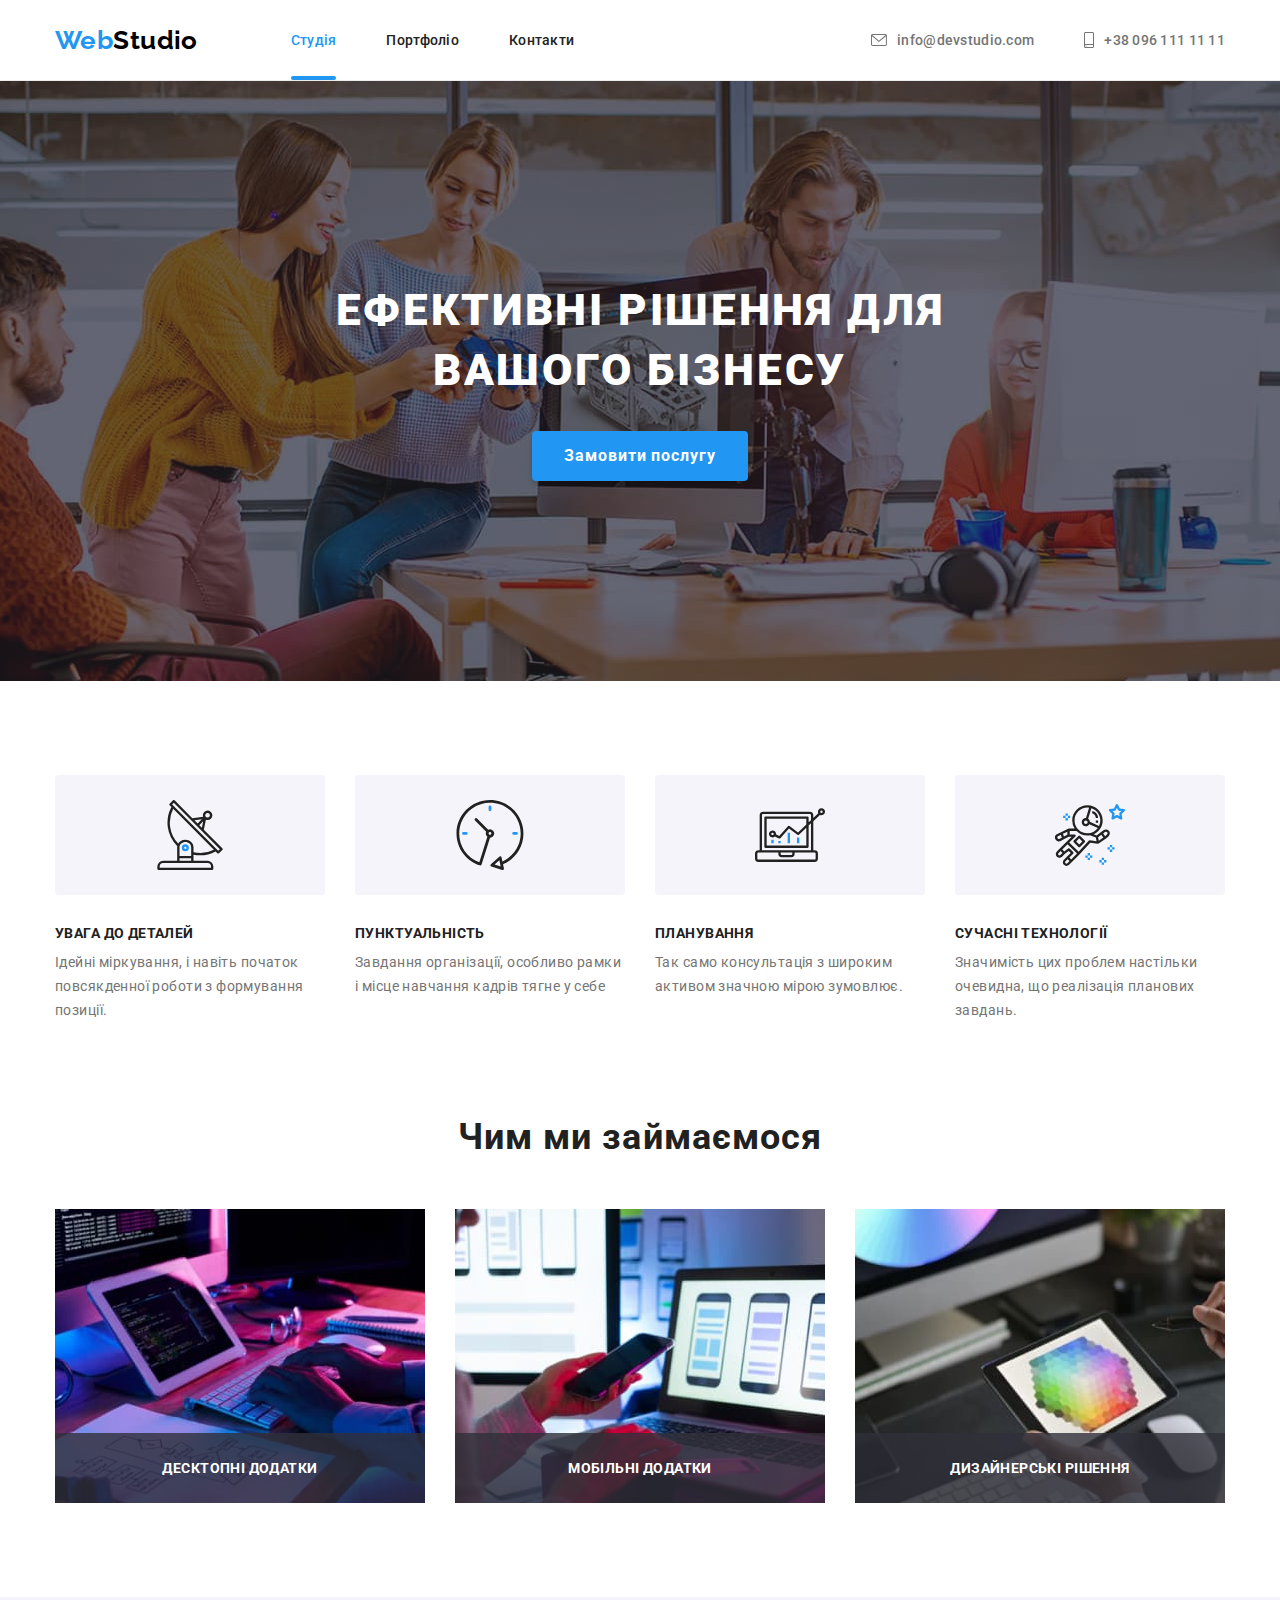
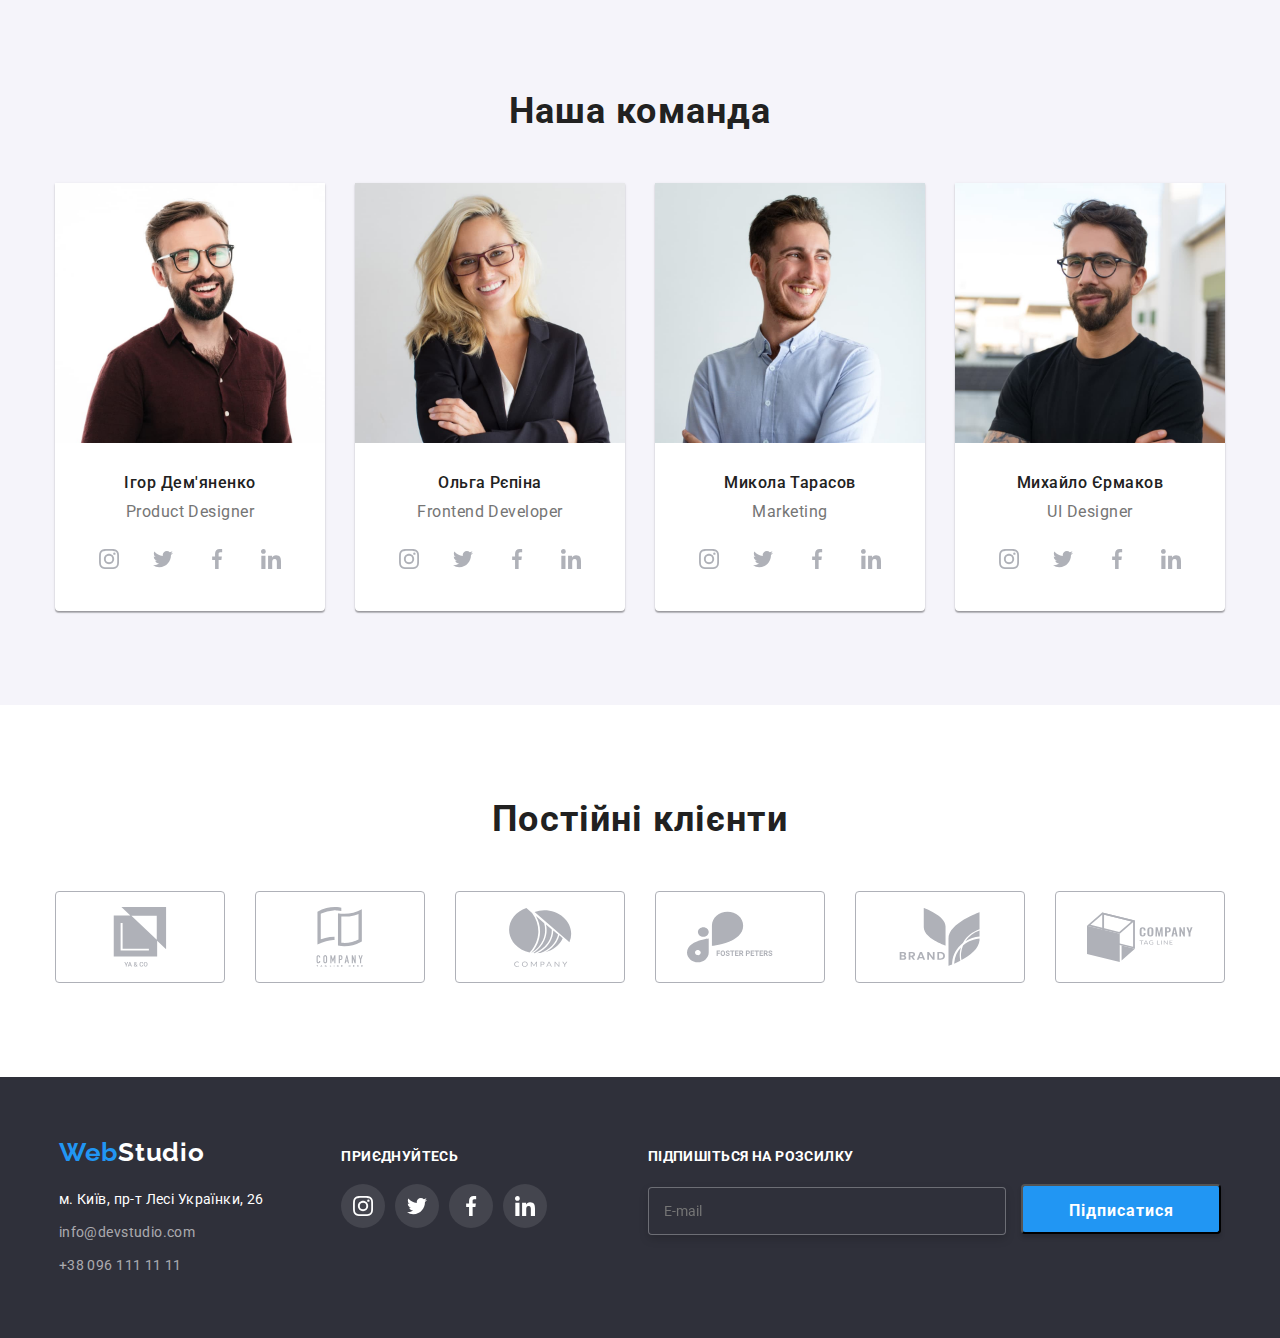
<file: index.html>
<!DOCTYPE html>
<html lang="uk">
  <head>
    <meta charset="UTF-8" />
    <meta http-equiv="X-UA-Compatible" content="IE=edge" />
    <meta name="viewport" content="width=device-width, initial-scale=1.0" />
    <title>Document</title>
    <link rel="preconnect" href="https://fonts.googleapis.com" />
    <link rel="preconnect" href="https://fonts.gstatic.com" crossorigin />
    <link
      href="https://fonts.googleapis.com/css2?family=Raleway:wght@700&family=Roboto:wght@400;500;700;900&display=swap"
      rel="stylesheet"
    />
    <link
      rel="stylesheet"
      href="https://cdnjs.cloudflare.com/ajax/libs/modern-normalize/1.0.0/modern-normalize.min.css"
    />
    <link rel="stylesheet" href="./css/styles.css" />
  </head>

  <body>
    <!--Header-->
    <header class="header-site">
      <div class="container mine-nav">
        <nav class="nav-header">
          <a class="logo link" lang="en" href="./index.html"
            ><span class="web">Web</span>Studio</a
          >
          <ul class="site-nav list">
            <li class="item">
              <a class="link current" href="./index.html">Студія</a>
            </li>
            <li class="item">
              <a class="link" href="./portfolio.html">Портфоліо</a>
            </li>
            <li class="item">
              <a class="link" href="./index.html">Контакти</a>
            </li>
          </ul>
        </nav>
        <ul class="site-contacts list">
          <li class="item">
            <a class="contact-item-icon link" href="mailto:info@devstudio.com">
              <svg class="mailo-icon">
                <use href="./images/symbol-defs.svg#icon-envelope"></use>
              </svg>
              info@devstudio.com</a
            >
          </li>
          <li class="item">
            <a class="contact-item-icon link" href="tel:+380961111111">
              <svg class="tel-icon">
                <use href="./images/symbol-defs.svg#icon-smartphone"></use>
              </svg>
              +38 096 111 11 11</a
            >
          </li>
        </ul>
      </div>
    </header>
    <!-- MAIN -->
    <main>
      <!--Hiro-->
      <section class="hero owerlay">
        <div class="container">
          <h1 class="title-hero">Ефективні рішення для вашого бізнесу</h1>
          <button type="button" class="button-hero" data-modal-open>
            Замовити послугу
          </button>
        </div>
      </section>
      <!--Section 2-->
      <section class="section benefits">
        <div class="container">
          <h2 class="visually-hidden">Наші переваги</h2>
          <ul class="benefits-item list">
            <li class="item">
              <div class="icon-item">
                <svg class="item-picture">
                  <use href="./images/symbol-defs.svg#icon-antenna-1"></use>
                </svg>
              </div>
              <h3 class="title-three">УВАГА ДО ДЕТАЛЕЙ</h3>
              <p class="text">
                Ідейні міркування, і навіть початок повсякденної роботи з
                формування позиції.
              </p>
            </li>
            <li class="item">
              <div class="icon-item">
                <svg class="item-picture">
                  <use href="./images/symbol-defs.svg#icon-clock"></use>
                </svg>
              </div>
              <h3 class="title-three">ПУНКТУАЛЬНІСТЬ</h3>
              <p class="text">
                Завдання організації, особливо рамки і місце навчання кадрів
                тягне у себе
              </p>
            </li>
            <li class="item">
              <div class="icon-item">
                <svg class="item-picture">
                  <use href="./images/symbol-defs.svg#icon-diagram-1"></use>
                </svg>
              </div>
              <h3 class="title-three">ПЛАНУВАННЯ</h3>
              <p class="text">
                Так само консультація з широким активом значною мірою зумовлює.
              </p>
            </li>
            <li class="item">
              <div class="icon-item">
                <svg class="item-picture">
                  <use href="./images/symbol-defs.svg#icon-astronaut-1"></use>
                </svg>
              </div>
              <h3 class="title-three">СУЧАСНІ ТЕХНОЛОГІЇ</h3>
              <p class="text">
                Значимість цих проблем настільки очевидна, що реалізація
                планових завдань.
              </p>
            </li>
          </ul>
        </div>
      </section>
      <!--Section 3-->
      <section class="section images padding">
        <div class="container">
          <h2 class="section-title">Чим ми займаємося</h2>
          <ul class="ofers-item list">
            <li class="item">
              <img src="./images/box-1.jpg" alt="Верстка" width="370" />
              <p class="above-item">Десктопні додатки</p>
            </li>
            <li class="item">
              <img src="./images/box-2.jpg" alt="Стилізація" width="370" />
              <p class="above-item">Мобільні додатки</p>
            </li>
            <li class="item">
              <img src="./images/box-3.jpg" alt="Адаптація" width="370" />
              <p class="above-item">Дизайнерські рішення</p>
            </li>
          </ul>
        </div>
      </section>
      <!--Section 4-->
      <section class="section team padding">
        <div class="container">
          <h2 class="section-title">Наша команда</h2>
          <ul class="team-item list">
            <li class="team-card">
              <div class="team-thumb">
                <img
                  src="./images/Dem'yanenko.jpg"
                  alt="Ігор Дем'яненко"
                  width="270"
                />
              </div>

              <div class="team-content">
                <h3 class="title-name">Ігор Дем'яненко</h3>
                <p lang="en" class="team-text">Product Designer</p>

                <!-- I C O N-Social -->
                <ul class="social-team list">
                  <li class="icon-social">
                    <a href="#" class="link-icon">
                      <svg class="icon-team">
                        <use
                          href="./images/symbol-defs.svg#icon-instagram-2"
                        ></use>
                      </svg>
                    </a>
                  </li>
                  <li class="icon-social">
                    <a href="#" class="link-icon">
                      <svg class="icon-team">
                        <use
                          href="./images/symbol-defs.svg#icon-twitter-1"
                        ></use>
                      </svg>
                    </a>
                  </li>
                  <li class="icon-social">
                    <a href="#" class="link-icon">
                      <svg class="icon-team">
                        <use
                          href="./images/symbol-defs.svg#icon-facebook-1"
                        ></use>
                      </svg>
                    </a>
                  </li>
                  <li class="icon-social">
                    <a href="#" class="link-icon">
                      <svg class="icon-team">
                        <use
                          href="./images/symbol-defs.svg#icon-linkedin-1"
                        ></use>
                      </svg>
                    </a>
                  </li>
                </ul>
              </div>
            </li>

            <li class="team-card">
              <div class="team-thumb">
                <img src="./images/Repina.jpg" alt="Ольга Рєпіна" width="270" />
              </div>

              <div class="team-content">
                <h3 class="title-name">Ольга Рєпіна</h3>
                <p lang="en" class="team-text">Frontend Developer</p>
                <!-- I C O N-Social -->
                <ul class="social-team list">
                  <li class="icon-social">
                    <a href="#" class="link-icon">
                      <svg class="icon-team">
                        <use
                          href="./images/symbol-defs.svg#icon-instagram-2"
                        ></use>
                      </svg>
                    </a>
                  </li>
                  <li class="icon-social">
                    <a href="#" class="link-icon">
                      <svg class="icon-team">
                        <use
                          href="./images/symbol-defs.svg#icon-twitter-1"
                        ></use>
                      </svg>
                    </a>
                  </li>
                  <li class="icon-social">
                    <a href="#" class="link-icon">
                      <svg class="icon-team">
                        <use
                          href="./images/symbol-defs.svg#icon-facebook-1"
                        ></use>
                      </svg>
                    </a>
                  </li>
                  <li class="icon-social">
                    <a href="#" class="link-icon">
                      <svg class="icon-team">
                        <use
                          href="./images/symbol-defs.svg#icon-linkedin-1"
                        ></use>
                      </svg>
                    </a>
                  </li>
                </ul>
              </div>
            </li>

            <li class="team-card">
              <div class="team-thumb">
                <img
                  src="./images/Tarasov.jpg"
                  alt="Микола Тарасов"
                  width="270"
                />
              </div>

              <div class="team-content">
                <h3 class="title-name">Микола Тарасов</h3>
                <p lang="en" class="team-text">Marketing</p>

                <!-- I C O N-Social -->
                <ul class="social-team list">
                  <li class="icon-social">
                    <a href="#" class="link-icon">
                      <svg class="icon-team">
                        <use
                          href="./images/symbol-defs.svg#icon-instagram-2"
                        ></use>
                      </svg>
                    </a>
                  </li>
                  <li class="icon-social">
                    <a href="#" class="link-icon">
                      <svg class="icon-team">
                        <use
                          href="./images/symbol-defs.svg#icon-twitter-1"
                        ></use>
                      </svg>
                    </a>
                  </li>
                  <li class="icon-social">
                    <a href="#" class="link-icon">
                      <svg class="icon-team">
                        <use
                          href="./images/symbol-defs.svg#icon-facebook-1"
                        ></use>
                      </svg>
                    </a>
                  </li>
                  <li class="icon-social">
                    <a href="#" class="link-icon">
                      <svg class="icon-team">
                        <use
                          href="./images/symbol-defs.svg#icon-linkedin-1"
                        ></use>
                      </svg>
                    </a>
                  </li>
                </ul>
              </div>
            </li>

            <li class="team-card">
              <div class="team-thumb">
                <img
                  src="./images/Yermakov.jpg"
                  alt="Михайло Єрмаков"
                  width="270"
                />
              </div>

              <div class="team-content">
                <h3 class="title-name">Михайло Єрмаков</h3>
                <p lang="en" class="team-text">UI Designer</p>

                <!-- I C O N-Social -->
                <ul class="social-team list">
                  <li class="icon-social">
                    <a href="#" class="link-icon">
                      <svg class="icon-team">
                        <use
                          href="./images/symbol-defs.svg#icon-instagram-2"
                        ></use>
                      </svg>
                    </a>
                  </li>
                  <li class="icon-social">
                    <a href="#" class="link-icon">
                      <svg class="icon-team">
                        <use
                          href="./images/symbol-defs.svg#icon-twitter-1"
                        ></use>
                      </svg>
                    </a>
                  </li>
                  <li class="icon-social">
                    <a href="#" class="link-icon">
                      <svg class="icon-team">
                        <use
                          href="./images/symbol-defs.svg#icon-facebook-1"
                        ></use>
                      </svg>
                    </a>
                  </li>
                  <li class="icon-social">
                    <a href="#" class="link-icon">
                      <svg class="icon-team">
                        <use
                          href="./images/symbol-defs.svg#icon-linkedin-1"
                        ></use>
                      </svg>
                    </a>
                  </li>
                </ul>
              </div>
            </li>
          </ul>
        </div>
      </section>
      <!-- Section regular customers -->
      <section class="section padding">
        <div class="container">
          <h2 class="section-title">Постійні клієнти</h2>
          <ul class="compani-item list">
            <li class="item-icon">
              <a href="#" class="icon-compani">
                <svg class="compani">
                  <use href="./images/symbol-defs.svg#icon-company-1"></use>
                </svg>
              </a>
            </li>
            <li class="item-icon">
              <a href="#" class="icon-compani">
                <svg class="compani">
                  <use href="./images/symbol-defs.svg#icon-company-2"></use>
                </svg>
              </a>
            </li>
            <li class="item-icon">
              <a href="#" class="icon-compani">
                <svg class="compani">
                  <use href="./images/symbol-defs.svg#icon-company-3"></use>
                </svg>
              </a>
            </li>
            <li class="item-icon">
              <a href="#" class="icon-compani">
                <svg class="compani">
                  <use href="./images/symbol-defs.svg#icon-company-4"></use>
                </svg>
              </a>
            </li>
            <li class="item-icon">
              <a href="#" class="icon-compani">
                <svg class="compani">
                  <use href="./images/symbol-defs.svg#icon-company-5"></use>
                </svg>
              </a>
            </li>
            <li class="item-icon">
              <a href="#" class="icon-compani">
                <svg class="compani">
                  <use href="./images/symbol-defs.svg#icon-company-6"></use>
                </svg>
              </a>
            </li>
          </ul>
        </div>
      </section>
    </main>

    <!-- FOOTER -->
    <footer class="footer-info">
      <div class="container main-footer">
        <div class="logo-info">
          <a lang="en" href="./index.html" class="logo-footer link"
            ><span class="footer-logo">Web</span>Studio</a
          >

          <address class="add-full">
            <ul class="footer-contakt list">
              <li class="item">
                <a
                  class="footer-adr link"
                  href="https://goo.gl/maps/CPtrU1FHBa2aNyZL9"
                  target="_blank"
                  rel="noopener noreferrer nofollow"
                  >м. Київ, пр-т Лесі Українки, 26</a
                >
              </li>

              <li class="item">
                <a class="footer-person link" href="mailto:info@devstudio.com"
                  >info@devstudio.com</a
                >
              </li>
              <li class="item">
                <a class="footer-person link" href="tel:+380961111111"
                  >+38 096 111 11 11</a
                >
              </li>
            </ul>
          </address>
        </div>
        <!-- Footer social -->
        <div class="footer-social">
          <p class="footer-title">приєднуйтесь</p>
          <ul class="footer-style list">
            <li class="link-social">
              <a href="#" class="link-icon-footer">
                <svg class="icon-footer">
                  <use href="./images/symbol-defs.svg#icon-instagram-2"></use>
                </svg>
              </a>
            </li>
            <li class="link-social">
              <a href="#" class="link-icon-footer">
                <svg class="icon-footer">
                  <use href="./images/symbol-defs.svg#icon-twitter-1"></use>
                </svg>
              </a>
            </li>
            <li class="link-social">
              <a href="#" class="link-icon-footer">
                <svg class="icon-footer">
                  <use href="./images/symbol-defs.svg#icon-facebook-1"></use>
                </svg>
              </a>
            </li>
            <li class="link-social">
              <a href="#" class="link-icon-footer">
                <svg class="icon-footer">
                  <use href="./images/symbol-defs.svg#icon-linkedin-1"></use>
                </svg>
              </a>
            </li>
          </ul>
        </div>
      
      <form class="footer-form">
        <p class="footer-title">Підпишіться на розсилку</p>
        <label class="footer-mail">
          <input type="text" name="email" placeholder="E-mail" />
        </label>
        <button class="footer-btn" type="button">Підписатися</button>
      </form>
      </div>
    </footer>

    <!-- Modal windows -->

    <div class="backdrop is-hidden" data-modal>
      <div class="modal">
        <button
          class="btn-modal"
          aria-label="Download File"
          data-modal-close
        ></button>
      </div>
    </div>
    <script src="./js/modal.js"></script>
  </body>
</html>
</file>
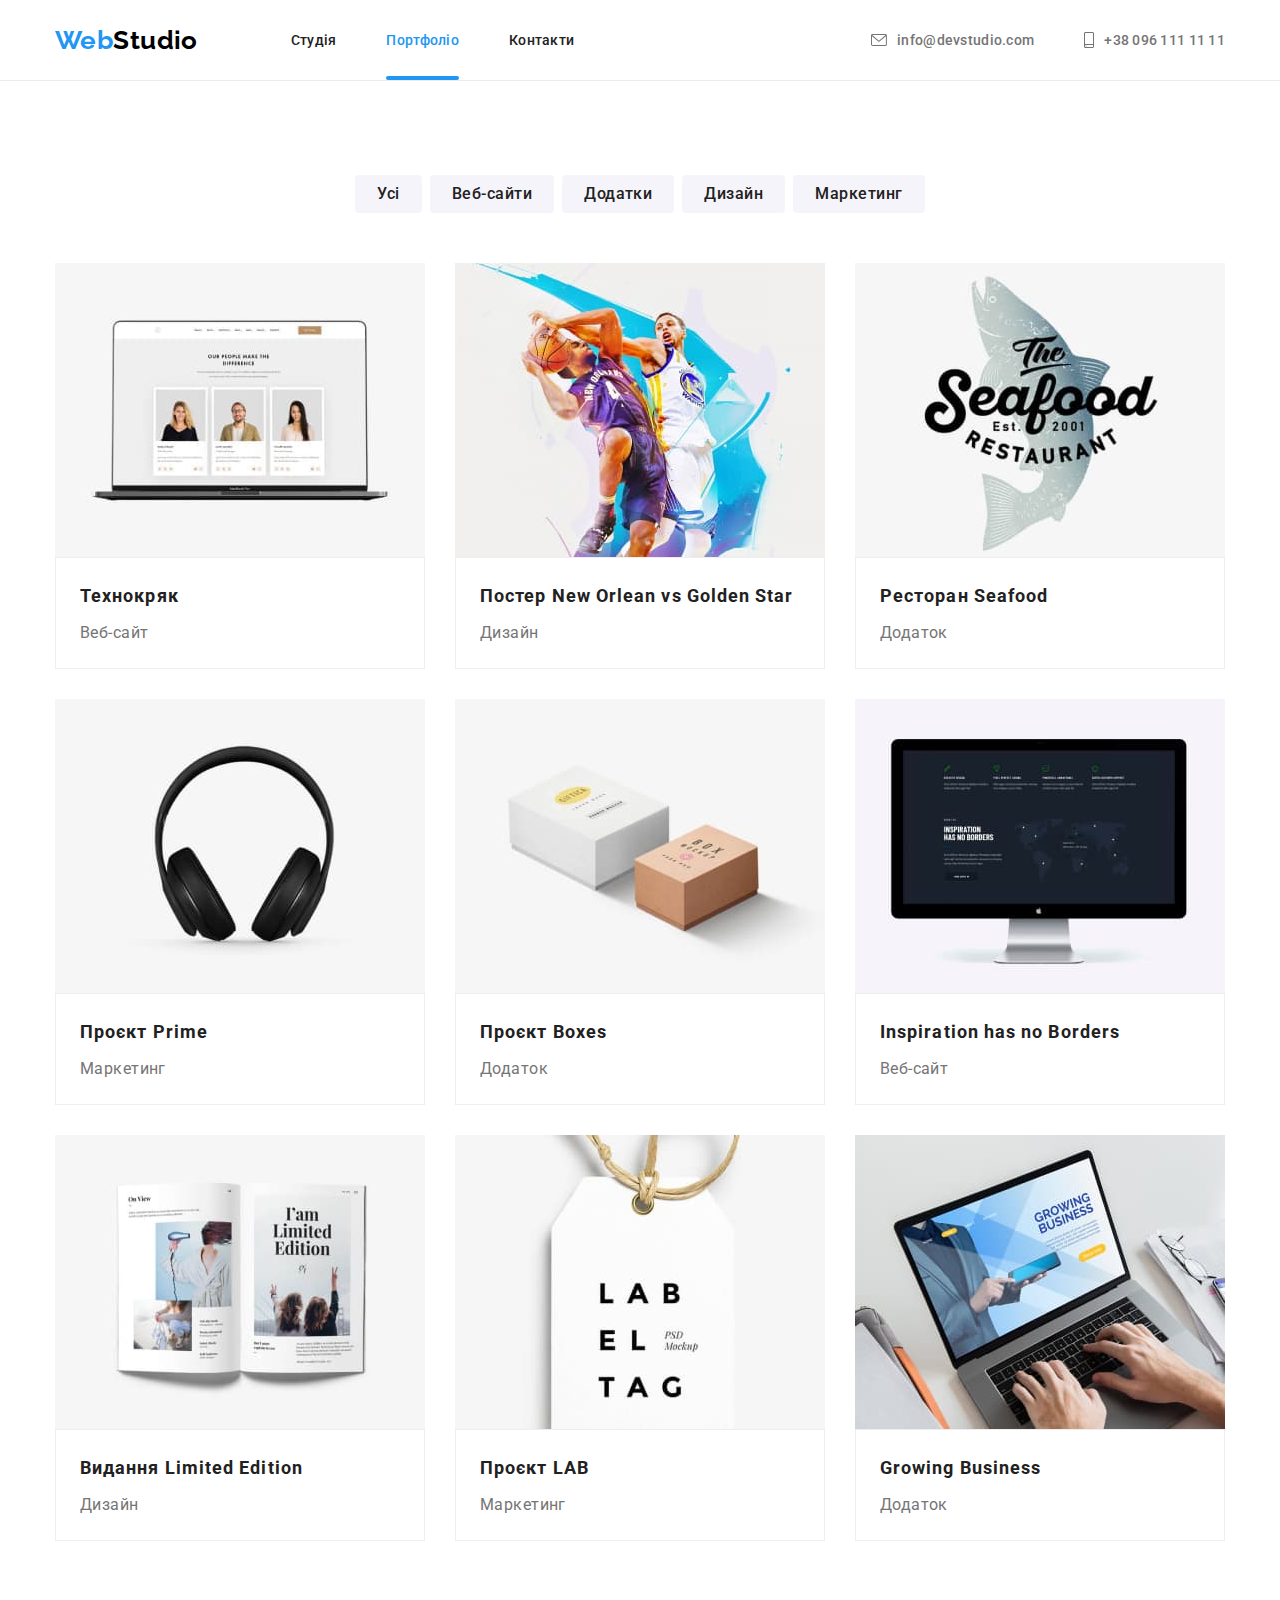
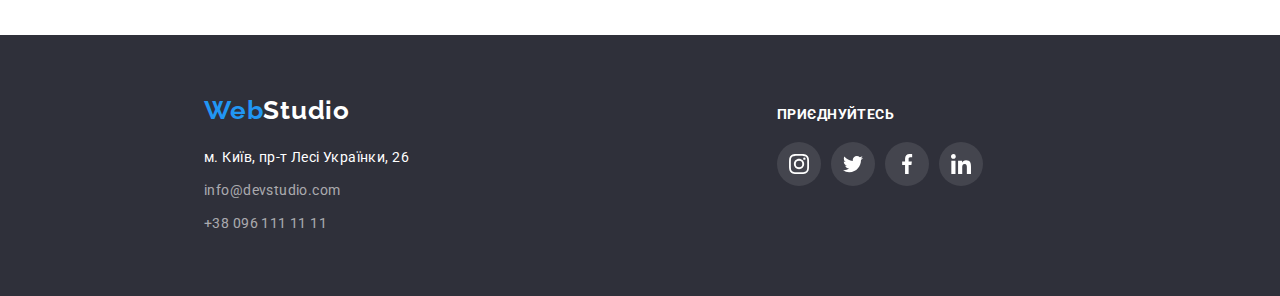
<file: portfolio.html>
<!DOCTYPE html>
<html lang="uk">
  <head>
    <meta charset="UTF-8" />
    <meta http-equiv="X-UA-Compatible" content="IE=edge" />
    <meta name="viewport" content="width=device-width, initial-scale=1.0" />
    <title>Document</title>
    <link rel="preconnect" href="https://fonts.googleapis.com" />
    <link rel="preconnect" href="https://fonts.gstatic.com" crossorigin />
    <link
      href="https://fonts.googleapis.com/css2?family=Raleway:wght@700&family=Roboto:wght@400;500;700;900&display=swap"
      rel="stylesheet"
    />
    <link
      rel="stylesheet"
      href="https://cdn.jsdelivr.net/npm/modern-normalize@1.1.0/modern-normalize.min.css"
    />
    <link rel="stylesheet" href="./css/styles.css" />
  </head>
  <body>
    <!-- HEADER -->
    <header class="header-site">
      <div class="container mine-nav">
        <nav class="nav-header">
          <a class="logo link" lang="en" href="./index.html"><span class="web">Web</span>Studio</a>
          <ul class="site-nav list">
            <li class="item">
              <a class="link " href="./index.html">Студія</a>
            </li>
            <li class="item">
              <a class="link current" href="./portfolio.html">Портфоліо</a>
            </li>
            <li class="item">
              <a class="link" href="./index.html">Контакти</a>
            </li>
          </ul>
        </nav>
        <ul class="site-contacts list">
          <li class="item">
            <a class="contact-item-icon link" href="mailto:info@devstudio.com">
              <svg class="mailo-icon">
                <use href="./images/symbol-defs.svg#icon-envelope"></use>
              </svg>
              info@devstudio.com</a>
          </li>
          <li class="item">
            <a class="contact-item-icon link" href="tel:+380961111111">
              <svg class="tel-icon">
                <use href="./images/symbol-defs.svg#icon-smartphone"></use>
              </svg>
              +38 096 111 11 11</a>
          </li>
        </ul>
      </div>
    </header>
    <!-- MAIN -->
    <main>
      <!-- Section 1 -->
      <section class="section padding">
        <h1 class="visually-hidden">Portfolio</h1>

        <div class="container">
          <ul class="button list">
            <li class="item">
              <button type="button" class="button-card">Усі</button>
            </li>
            <li class="item">
              <button type="button" class="button-card">
                Веб-сайти
              </button>
            </li>
            <li class="item">
              <button type="button" class="button-card">
                Додатки
              </button>
            </li>
            <li class="item">
              <button type="button" class="button-card">
                Дизайн
              </button>
            </li>
            <li class="item">
              <button type="button" class="button-card">Маркетинг</button>
            </li>
          </ul>

          <!-- <div class="container"> -->
            <ul class="boxes list">
              <li class="boxes-top">
                <a href="#" class="boxes-card link">
                        <div class="over-card">
                          <img src="./images/Personal.jpg" alt="Персоналії" width="370"/>
                        <div class="over-boxes">
                      <p class="over-text">Ресурс пропонує комплексні пропозиції з різним рівнем функціоналу та сервісів. Все це дозволить
                        відвідувачу отримати
                        вичерпні відомості про компанію чи приватну особу</p>
                      </div>
                    </div>
                      <div class="card-content">
                    <h2 class="boxes-title">Технокряк</h2>
                    <p class="boxes-text">Веб-сайт</p>
                    </div>
                  </a>
              </li>

              <li class="boxes-top">
                <a href="#" class="boxes-card link">
                  <div class="over-card">
                  <img src="./images/Game.jpg" alt="Постер" width="370"/>
                  <div class="over-boxes">
                    <p class="over-text">Ресурс пропонує комплексні пропозиції з різним рівнем функціоналу та сервісів. Все це дозволить
                      відвідувачу отримати
                      вичерпні відомості про компанію чи приватну особу</p>
                  </div>
                  </div>
                  <div class="card-content">
                    <h2 class="boxes-title">
                      Постер New Orlean vs Golden Star
                    </h2>
                    <p class="boxes-text">Дизайн</p>
                  </div>
                </a>
              </li>

              <li class="boxes-top">
                <a href="#" class="boxes-card link">
                  <div class="over-card">
                  <img src="./images/Restarant.jpg" alt="Ресторан" width="370"/>
                  <div class="over-boxes">
                    <p class="over-text">Ресурс пропонує комплексні пропозиції з різним рівнем функціоналу та сервісів. Все це дозволить
                      відвідувачу отримати
                      вичерпні відомості про компанію чи приватну особу</p>
                  </div>
                  </div>
                <div class="card-content">
                    <h2 class="boxes-title">Ресторан Seafood</h2>
                    <p class="boxes-text">Додаток</p>
                </div>
                </a>
              </li>

              <li class="boxes-top">
                <a href="#" class="boxes-card link">
                  <div class="over-card">
                  <img src="./images/Phone.jpg" alt="Навушники" width="370"/>
                  <div class="over-boxes">
                    <p class="over-text">Ресурс пропонує комплексні пропозиції з різним рівнем функціоналу та сервісів. Все це дозволить
                      відвідувачу отримати
                      вичерпні відомості про компанію чи приватну особу</p>
                  </div>
                  </div>
                  <div class="card-content">
                    <h2 class="boxes-title">Проєкт Prime</h2>
                    <p class="boxes-text">Маркетинг</p>
                  </div>
                </a>
              </li>

              <li class="boxes-top">
                <a href="#" class="boxes-card link">
                  <div class="over-card">
                  <img src="./images/Boxes.jpg" alt="Бокси" width="370"/>
                  <div class="over-boxes">
                    <p class="over-text">Ресурс пропонує комплексні пропозиції з різним рівнем функціоналу та сервісів. Все це дозволить
                      відвідувачу отримати
                      вичерпні відомості про компанію чи приватну особу</p>
                  </div>
                  </div>
                  <div class="card-content">
                    <h2 class="boxes-title">Проєкт Boxes</h2>
                    <p class="boxes-text">Додаток</p>
                  </div>
                </a>
              </li>

              <li class="boxes-top">
                <a href="#" class="boxes-card link">
                  <div class="over-card">
                          <img src="./images/Desktop.jpg" alt="Компьютер" width="370"/>
                          <div class="over-boxes">
                            <p class="over-text">Ресурс пропонує комплексні пропозиції з різним рівнем функціоналу та сервісів. Все це дозволить
                              відвідувачу отримати
                              вичерпні відомості про компанію чи приватну особу</p>
                          </div>
                      </div>
                <div class="card-content">
                    <h2 class="boxes-title">Inspiration has no Borders</h2>
                    <p class="boxes-text">Веб-сайт</p>
                </div>
                </a>
              </li>

              <li class="boxes-top">
                <a href="#" class="boxes-card link">
                  <div class="over-card">
                  <img src="./images/Books.jpg" alt="Видавництво" width="370"/>
                  <div class="over-boxes">
                    <p class="over-text">Ресурс пропонує комплексні пропозиції з різним рівнем функціоналу та сервісів. Все це дозволить
                      відвідувачу отримати
                      вичерпні відомості про компанію чи приватну особу</p>
                  </div>
                </div>
                  <div class="card-content">
                    <h2 class="boxes-title">Видання Limited Edition</h2>
                    <p class="boxes-text">Дизайн</p>
                  </div>
                </a>
              </li>

              <li class="boxes-top">
                <a href="#" class="boxes-card link">
                  <div class="over-card">
                  <img src="./images/Label.jpg" alt="Етікетка" width="370"/>
                  <div class="over-boxes">
                    <p class="over-text">Ресурс пропонує комплексні пропозиції з різним рівнем функціоналу та сервісів. Все це дозволить
                      відвідувачу отримати
                      вичерпні відомості про компанію чи приватну особу</p>
                  </div>
                  </div>
                  <div class="card-content">
                    <h2 class="boxes-title">Проєкт LAB</h2>
                    <p class="boxes-text">Маркетинг</p>
                  </div>
                </a>
              </li>

              <li class="boxes-top">
                <a href="#" class="boxes-card link">
                  <div class="over-card">
                <img src="./images/Notebook.jpg" alt="Ноутбук" width="370"/>
                <div class="over-boxes">
                  <p class="over-text">Ресурс пропонує комплексні пропозиції з різним рівнем функціоналу та сервісів. Все це дозволить
                    відвідувачу отримати
                    вичерпні відомості про компанію чи приватну особу</p>
                </div>
                  </div>
                <div class="card-content">
                    <h2 class="boxes-title">Growing Business</h2>
                    <p class="boxes-text">Додаток</p>
                </div>
                </a>
              </li>
            </ul>
        </div>
        
      </section>
    </main>
    <!-- FOOTER -->
        <footer class="footer-info">
          <div class="container main-footer">
            <div class="logo-info">
              <a lang="en" href="./index.html" class="logo-footer link"><span class="footer-logo">Web</span>Studio</a>
              <address class="add-full">
                <ul class="footer-contakt list">
                  <li class="item">
                    <a class="footer-adr link" href="https://goo.gl/maps/CPtrU1FHBa2aNyZL9" target="_blank"
                      rel="noopener noreferrer nofollow" class="link">м. Київ, пр-т Лесі Українки, 26</a>
                  </li>
                  <li class="item">
                    <a class="footer-person link" href="mailto:info@devstudio.com" class="link">info@devstudio.com</a>
                  </li>
                  <li class="item">
                    <a class="footer-person link" href="tel:+380961111111" class="link">+38 096 111 11 11</a>
                  </li>
                </ul>
              </address>
            </div>
            <!-- Icon social -->
            <div class="footer-social">
              <p class="footer-title">приєднуйтесь</p>
              <ul class="footer-style list">
                <li class="link-social">
                  <a href="#" class="link-icon-footer">
                    <svg class="icon-footer">
                      <use href="./images/symbol-defs.svg#icon-instagram-2"></use>
                    </svg>
                  </a>
                </li>
                <li class="link-social">
                  <a href="#" class="link-icon-footer">
                    <svg class="icon-footer">
                      <use href="./images/symbol-defs.svg#icon-twitter-1"></use>
                    </svg>
                  </a>
                </li>
                <li class="link-social">
                  <a href="#" class="link-icon-footer">
                    <svg class="icon-footer">
                      <use href="./images/symbol-defs.svg#icon-facebook-1"></use>
                    </svg>
                  </a>
                </li>
                <li class="link-social">
                  <a href="#" class="link-icon-footer">
                    <svg class="icon-footer">
                      <use href="./images/symbol-defs.svg#icon-linkedin-1"></use>
                    </svg>
                  </a>
                </li>
              </ul>
            </div>
          </div>
        </footer>
  </body>
</html>
</file>
<file: css/styles.css>
.visually-hidden {
  position: absolute;
  width: 1px;
  height: 1px;
  margin: -1px;
  border: 0;
  padding: 0;

  white-space: nowrap;
  clip-path: inset(100%);
  clip: rect(0 0 0 0);
  overflow: hidden;
}

:root {
  /* color */
  --one-text-color: #212121;
  --second-text-color: #757575;
  --one-backgraund-color: #ffffff;
  --second-backgraund-color: #f5f4fa;
  --hero-bcg: #2f303a;
  --akcent-color: #2196f3;
  --second-akcent-color: #ffffff;
  --card-bcg: #eeeeee;
  --logo-color: #000000;
  --icon-color: #afb1b8;
  /* font */
  --one-font-family: "Roboto", sans-serif;
  --logo-font-style: "Raleway", sans-serif;
  /* shadow */
  --card-shadow: 0px 1px 3px rgba(0, 0, 0, 0.12),
    0px 1px 1px rgba(0, 0, 0, 0.14), 0px 2px 1px rgba(0, 0, 0, 0.2);
  --timing-function: cubic-bezier(0.4, 0, 0.2, 1);
}

body {
  font-family: var(--one-font-family);
  color: var(--one-text-color);
  font-size: 14px;
  letter-spacing: 0.03em;
  background-color: var(--one-backgraund-color);
}

/* Утіліти */
.list {
  list-style: none;
  padding-left: 0;
  margin: 0;
}

.link {
  text-decoration: none;
}

h1,
h2,
h3,
h4,
h5,
h6,
p,
ul {
  margin: 0;
  padding-left: 0;
}

img {
  display: block;
  max-width: 100%;
  height: auto;
}

.container {
  width: 1200px;
  margin: 0 auto;
  padding: 0 15px;
}

.section {
  padding-top: 94px;
}

.padding {
  padding-bottom: 94px;
}

.backdrop {
  position: fixed;
  top: 0;
  left: 0;
  width: 100%;
  height: 100%;
  opacity: 1;
  background: rgba(0, 0, 0, 0.2);
  transition: opacity 300ms var(--timing-function);
}

.backdrop.is-hidden {
  opacity: 0;
  pointer-events: none;
}

.backdrop.is-hidden .modal {
  transform: translate(-50%, -50%) scale(0);
}


.modal {
  position: absolute;
  top: 50%;
  left: 50%;
  transform: translate(-50%, -50%) scale(1);
  transition: transform 300ms var(--timing-function) 300ms;

  width: 528px;
  height: 581px;
  padding: 15px;

  background-color: #ffffff;
}

.btn-modal {
  position: absolute;
  top: 8px;
  right: 8px;
  width: 30px;
  height: 30px;
  padding: 8px;

  background: var(--second-akcent-color);
  border: 1px solid rgba(0, 0, 0, 0.1);
  border-radius: 50%;
  cursor: pointer;
}

.btn-modal::before {
  content: "";
  display: block;
  width: 9px;
  height: 10px;

  pointer-events: none;
  left: 50%;
  top: 50%;

  background-image: url(../images/Close.svg);
  background-position: center;
  background-repeat: no-repeat;
  background-size: contain;
}

.btn-modal > .btn-modal::before {
  top: 0;
  right: 0;
}

/* HEADER */
.header-site {
  border-bottom: 1px solid #ececec;
}

.nav-header {
  display: flex;
  align-items: center;
}

.mine-nav {
  display: flex;
  align-items: center;
}

.logo {
  align-items: center;

  font-family: var(--logo-font-style);
  font-weight: 700;
  font-size: 26px;
  line-height: 1.192;
  color: var(--logo-color);
}

.web {
  color: var(--akcent-color);
}

.site-nav {
  display: flex;
  padding-top: 32px;
  padding-bottom: 32px;
  margin-left: 93px;
}

.site-contacts {
  display: flex;
  margin-left: auto;
  align-items: center;
}

.site-nav .link {
  font-weight: 500;
  font-size: 14px;
  line-height: 1.142;
  letter-spacing: 0.02em;
  color: var(--one-text-color);

  transition-property: color;
  transition-duration: 250ms;
  transition-timing-function: var(--timing-function);
}

.site-nav .link:hover,
.site-nav .link:focus {
  color: var(--akcent-color);
}

.site-nav > .item:not(:last-child) {
  margin-right: 50px;
}

.site-contacts > .item:not(:last-child) {
  margin-right: 50px;
}

a.link.current {
  color: var(--akcent-color);
}

.site-nav {
  position: relative;
}

.link.current::after {
  position: absolute;
  left: 0;
  bottom: -200%;
  content: "";
  display: block;
  width: 100%;
  height: 4px;
  background: #2196f3;
  border-radius: 2px;
}

.site-contacts .link {
  font-weight: 500;
  font-size: 14px;
  line-height: 1.142;
  letter-spacing: 0.02em;
  color: var(--second-text-color);

  transition-property: color;
  transition-duration: 250ms;
  transition-timing-function: var(--timing-function);
}

.site-contacts .link:hover,
.site-contacts .link:focus {
  color: var(--akcent-color);
}

.mailo-icon {
  margin-right: 10px;
  width: 16px;
  height: 12px;
  fill: currentColor;
}

.tel-icon {
  margin-right: 10px;
  width: 10px;
  height: 16px;
  fill: currentColor;
}

.contact-item-icon {
  display: flex;
  align-items: center;
}

/* Hero  */
.hero {
  background-color: var(--hero-bcg);
  text-align: center;
}

.owerlay {
  max-width: 1600px;
  height: 600px;
  margin: 0 auto;
  padding-top: 200px;
  padding-bottom: 200px;
  background-image: linear-gradient(
      to right,
      rgba(47, 48, 58, 0.4),
      rgba(47, 48, 58, 0.4)
    ),
    url(../images/bcg.img.jpg);
  background-repeat: no-repeat;
  background-position: center;
  background-size: cover;
}

.title-hero {
  width: 696px;
  margin: 0 auto;
  margin-bottom: 30px;
  font-weight: 900;
  font-size: 44px;
  line-height: 1.363;
  letter-spacing: 0.06em;
  text-transform: uppercase;
  color: var(--second-akcent-color);
}

.button-hero {
  margin-bottom: 0;
  text-align: center;
  min-width: 216px;
  padding: 10px 32px;
  border-radius: 4px;
  font-family: inherit;
  font-weight: 700;
  font-size: 16px;
  line-height: 1.875;
  letter-spacing: 0.06em;
  color: var(--second-akcent-color);
  background-color: var(--akcent-color);
  cursor: pointer;
  border: none;
  box-shadow: 0px 4px 4px rgba(0, 0, 0, 0.15);
}

.benefits-item {
  display: flex;
}
.icon-item {
  display: inline-flex;
  justify-content: center;
  align-items: center;

  width: 270px;
  height: 120px;
  margin: 0;
  background-color: var(--second-backgraund-color);
  border-radius: 4px;
}

.item-picture {
  width: 70px;
  height: 70px;
}
.benefits-item .item + .item {
  margin-left: 30px;
}

.title-three {
  margin-top: 30px;
  margin-bottom: 10px;
  font-weight: 700;
  font-size: 14px;
  line-height: 1.142;
  text-transform: uppercase;
}

.text {
  line-height: 1.714;
  color: var(--second-text-color);
}

.ofers-item {
  display: flex;
}
.ofers-item > .item:not(:last-child) {
  margin-right: 30px;
}

.item {
  position: relative;

}

.above-item {
  position: absolute;
  display: flex;
 align-items: center;
 justify-content: center;
  width: 100%;
  height: 70px;
  
  left: 0;
  bottom: 0;
  font-weight: 700;
  line-height: 1.142;
  text-align: center;
  letter-spacing: 0.03em;
  text-transform: uppercase;
  background: rgba(47, 48, 58, 0.8);
  color: var(--second-akcent-color);
}

.section-title {
  margin-bottom: 50px;
  font-weight: 700;
  font-size: 36px;
  line-height: 1.166;
  text-align: center;
  letter-spacing: 0.03em;
}

.section.team {
  background: var(--second-backgraund-color);
  padding-top: 94px;
}

.team-card {
  background-color: var(--second-akcent-color);
  box-shadow: var(--card-shadow);
  border-radius: 0px 0px 4px 4px;
}

.team-item {
  display: flex;
}

.team-item > .team-card:not(:last-child) {
  margin-right: 30px;
}

.team-content {
  padding-top: 30px;
  padding-bottom: 30px;
}

.title-name {
  margin-bottom: 10px;
  font-size: 16px;
  font-weight: 500;
  line-height: 1.187;
  text-align: center;
  letter-spacing: 0.03em;
}

.team-text {
  font-size: 16px;
  line-height: 1.187;
  text-align: center;
  letter-spacing: 0.03em;
  color: var(--second-text-color);
}

.social-team {
  display: flex;
  margin-top: 16px;
  justify-content: center;
}

.social-team > .icon-social:not(:last-child) {
  margin-right: 10px;
}

.link-icon {
  display: flex;
  justify-content: center;
  align-items: center;
  width: 44px;
  height: 44px;
  border-radius: 50%;
  color: var(--icon-color);

  transition-property: background-color, color;
  transition-duration: 250ms;
  transition-timing-function: var(--timing-function);
}

.link-icon:hover,
.link-icon:focus {
  background-color: var(--akcent-color);
  color: var(--one-backgraund-color);
}

.icon-team {
  width: 20px;
  height: 20px;
  fill: currentColor;
}

.compani-item {
  display: flex;
}
.compani-item > .item-icon:not(:last-child) {
  margin-right: 30px;
}

.icon-compani {
  display: flex;
  align-items: center;
  justify-content: center;
  width: 170px;
  height: 92px;
  border: 1px solid #afb1b8;
  border-radius: 4px;
  color: var(--icon-color);

  transition-property: border-color, color;
  transition-duration: 250ms;
  transition-timing-function: var(--timing-function);
}

.icon-compani:hover,
.icon-compani:focus {
  color: var(--akcent-color);
  border-color: var(--akcent-color);
}

.compani {
  width: 106px;
  height: 60px;
  fill: currentColor;
}

/* Footer */

.footer-info {
  background-color: var(--hero-bcg);
  padding-top: 60px;
  padding-bottom: 60px;
}

.main-footer {
  display: flex;
  align-items: baseline;
  justify-content: space-around;
}

.footer-contakt {
  display: block;
}

.footer-contakt > .item:not(:last-child) {
  margin-bottom: 9px;
}

.logo-footer {
  font-family: var(--logo-font-style);
  font-weight: 700;
  font-size: 26px;
  line-height: 1.192;
  letter-spacing: 0.03em;
  color: var(--second-akcent-color);
}

.footer-logo {
  color: var(--akcent-color);
}

.add-full {
  margin-top: 20px;
}

.footer-adr {
  font-style: normal;
  font-size: 14px;
  line-height: 1.714;
  letter-spacing: 0.03em;
  color: #ffffff;

  transition-property: color;
  transition-duration: 250ms;
  transition-timing-function: var(--timing-function);
}

.footer-adr:hover,
.footer-adr:focus {
  color: var(--akcent-color);
}

.footer-person {
  font-style: normal;
  font-size: 14px;
  line-height: 1.714;
  letter-spacing: 0.03em;
  color: rgba(255, 255, 255, 0.6);

  transition-property: color;
  transition-duration: 250ms;
  transition-timing-function: var(--timing-function);
}

.footer-person:hover,
.footer-person:focus {
  color: var(--akcent-color);
}

.footer-social {
  margin-left: 70px;
  margin-right: 93px;
}
.footer-style {
  display: flex;
}
.link-social:not(:last-child) {
  margin-right: 10px;
}

.footer-title {
  font-size: 14px;
  font-weight: 700;
  line-height: 1.142;
  letter-spacing: 0.03em;
  text-transform: uppercase;
  color: var(--second-akcent-color);
  margin-bottom: 20px;
}

.link-social > .link-icon-footer {
  color: var(--one-backgraund-color);
  background-color: rgba(255, 255, 255, 0.1);
}

.link-icon-footer {
  display: flex;
  justify-content: center;
  align-items: center;
  width: 44px;
  height: 44px;
  border-radius: 50%;
  color: var(--icon-color);

  transition-property: background-color;
  transition-duration: 250ms;
  transition-timing-function: var(--timing-function);
}

.icon-footer {
  width: 20px;
  height: 20px;
  fill: currentColor;
}

.link-icon-footer:hover,
.link-icon-footer:focus {
  background-color: var(--akcent-color);
}

.footer-mail > input {
  width: 358px;
  padding: 15px;
  margin-right: 12px;
  border: 1px solid rgba(255, 255, 255, 0.3);
  filter: drop-shadow(0px 4px 4px rgba(0, 0, 0, 0.15));
  border-radius: 4px;
  color: rgba(255, 255, 255, 0.6);
  background: #2F303A;
}

.footer-btn {
  width: 200px;
  height: 50px;
  padding: 10px 28px;
  font-family: var(--one-font-family);
    font-style: normal;
    font-weight: 700;
    font-size: 16px;
    line-height: 1.875;
    letter-spacing: 0.06em;
  
  color: var(--second-akcent-color);
  background: var(--akcent-color);
  box-shadow: 0px 4px 4px rgba(0, 0, 0, 0.15);
  border-radius: 4px;
}



/* Сторінка 2 */
.button-card {
  text-align: center;
  display: inline-block;
  padding: 6px 22px;

  font-family: var(--one-font-family);
  font-weight: 500;
  font-size: 16px;
  line-height: 1.625;
  letter-spacing: 0.03em;
  color: var(--one-text-color);
  background-color: var(--second-backgraund-color);
  cursor: pointer;
  border-radius: 4px;
  border: none;

  transition: background-color 250ms var(--timing-function),
    color 250ms var(--timing-function), box-shadow 250ms;
}

.button-card:hover,
.button-card:focus {
  color: var(--second-akcent-color);
  background-color: var(--akcent-color);
  box-shadow: 0px 3px 1px rgba(0, 0, 0, 0.1), 0px 1px 2px rgba(0, 0, 0, 0.08),
    0px 2px 2px rgba(0, 0, 0, 0.12);
}

.button {
  display: flex;
  justify-content: center;
  margin-bottom: 50px;
}

.button > .item:not(:last-child) {
  margin-right: 8px;
}

.boxes {
  display: flex;
  flex-wrap: wrap;
  padding: 0;
  margin: 0;

  margin-left: -30px;
  margin-top: -30px;
}

.over-card {
  position: relative;
  overflow: hidden;
}

.over-boxes {
  position: absolute;
  left: 0;
  top: 0;
  width: 100%;
  height: 100%;
  display: inline-block;
  width: 100%;
  height: 100%;
  background-color: rgba(33, 150, 243, 0.9);
  
  transform: translateY(100%);
  transition: transform 250ms var(--timing-function);
}

.boxes-card:hover .over-boxes {
  transform: translateY(0);
}

.over-text {
  position: absolute;
  left: 0;
  top: 0;
  opacity: 1;

  padding: 61px 24px 65px 24px;
  display: block;
  font-size: 18px;
  line-height: 1.55;
  letter-spacing: 0.03em;
  color: var(--second-akcent-color);
}

.boxes > .boxes-top {
  flex-basis: calc(100% / 3 - 30px);
  margin-left: 30px;
  margin-top: 30px;
}

.boxes-card:hover,
.boxes-card:focus {
  box-shadow: 0px 1px 1px rgba(0, 0, 0, 0.12), 0px 4px 4px rgba(0, 0, 0, 0.06),
    1px 4px 6px rgba(0, 0, 0, 0.16);
}

.boxes-card {
  display: block;

  transition-property: box-shadow;
  transition-duration: 250ms;
  transition-timing-function: var(--timing-function);
}

.boxes-title {
  margin-bottom: 0;
  font-weight: 700;
  font-size: 18px;
  line-height: 2;
  letter-spacing: 0.06em;
  color: var(--one-text-color);
}

.boxes-text {
  margin-bottom: 0;
  margin-top: 4px;
  font-size: 16px;
  line-height: 1.875;
  color: var(--second-text-color);
}

.card-content {
  padding: 20px 24px;
  border: 1px solid #eeeeee;
}
</file>
